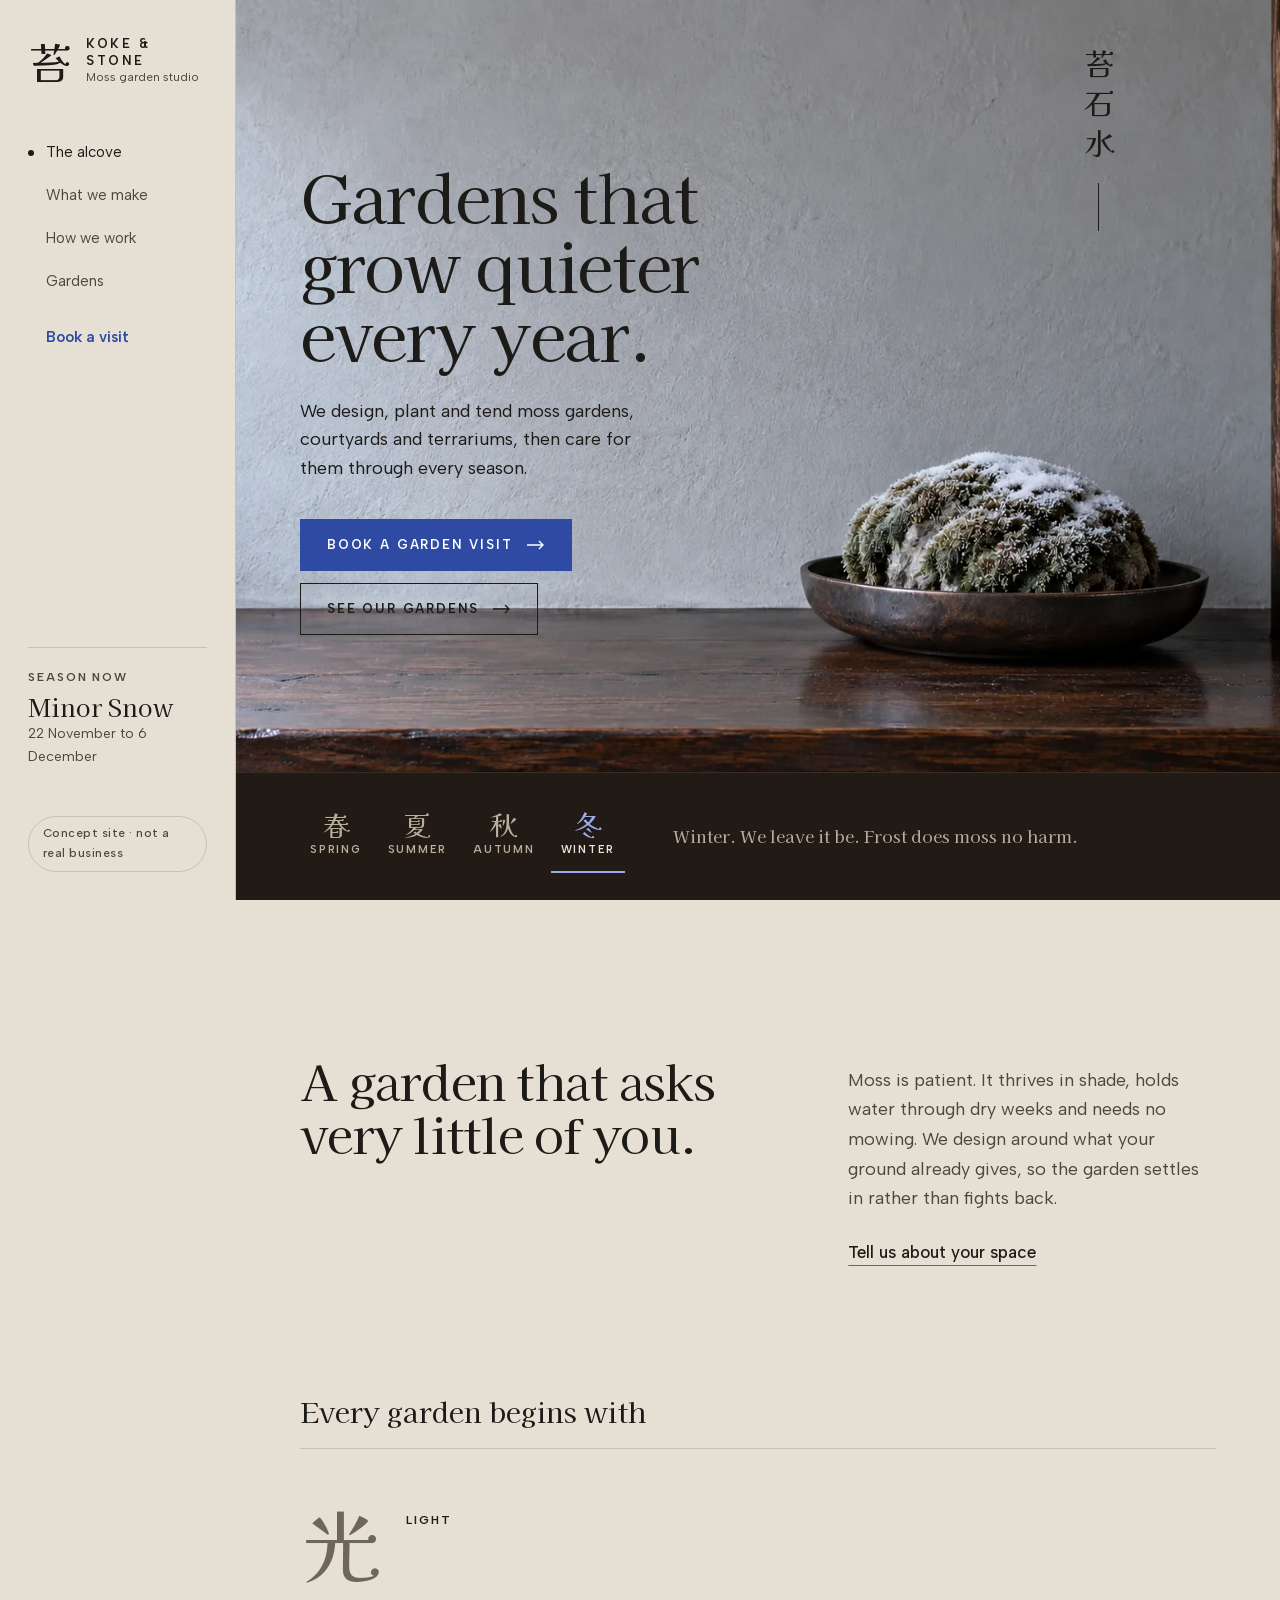
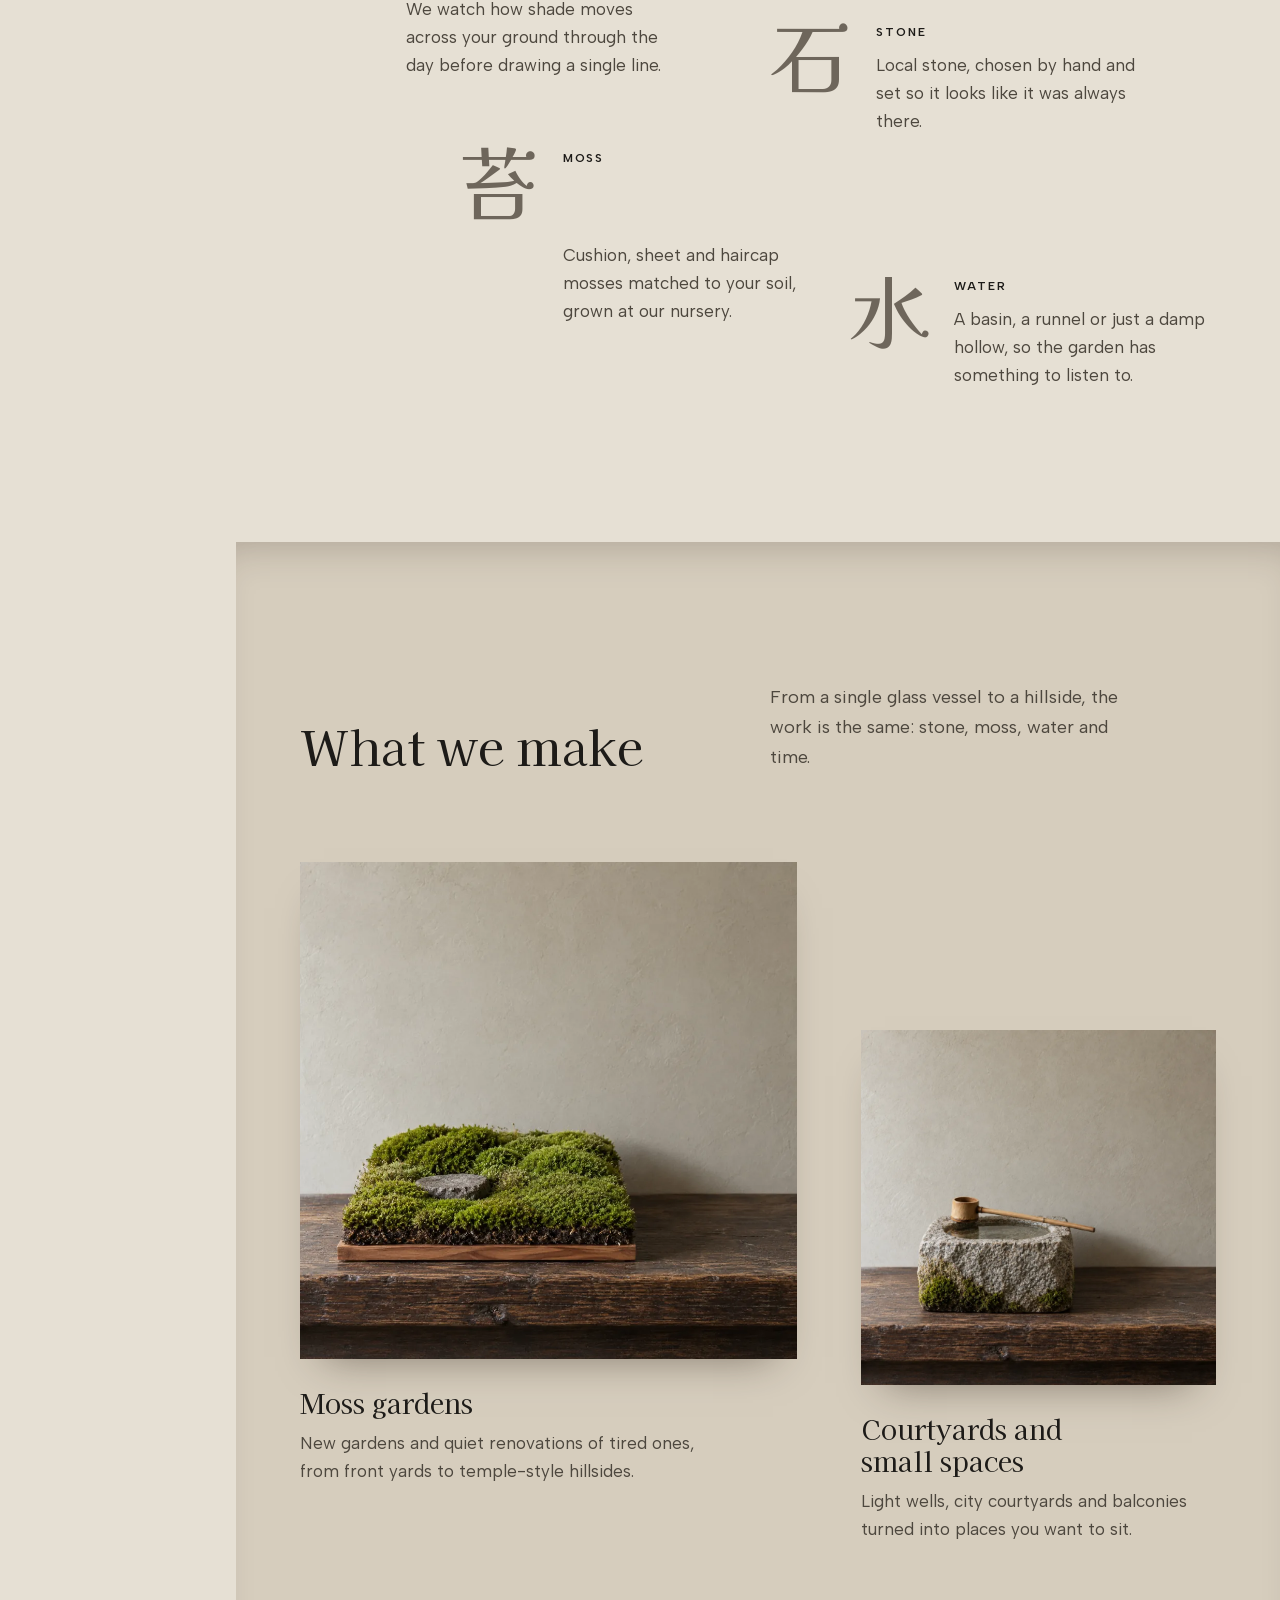
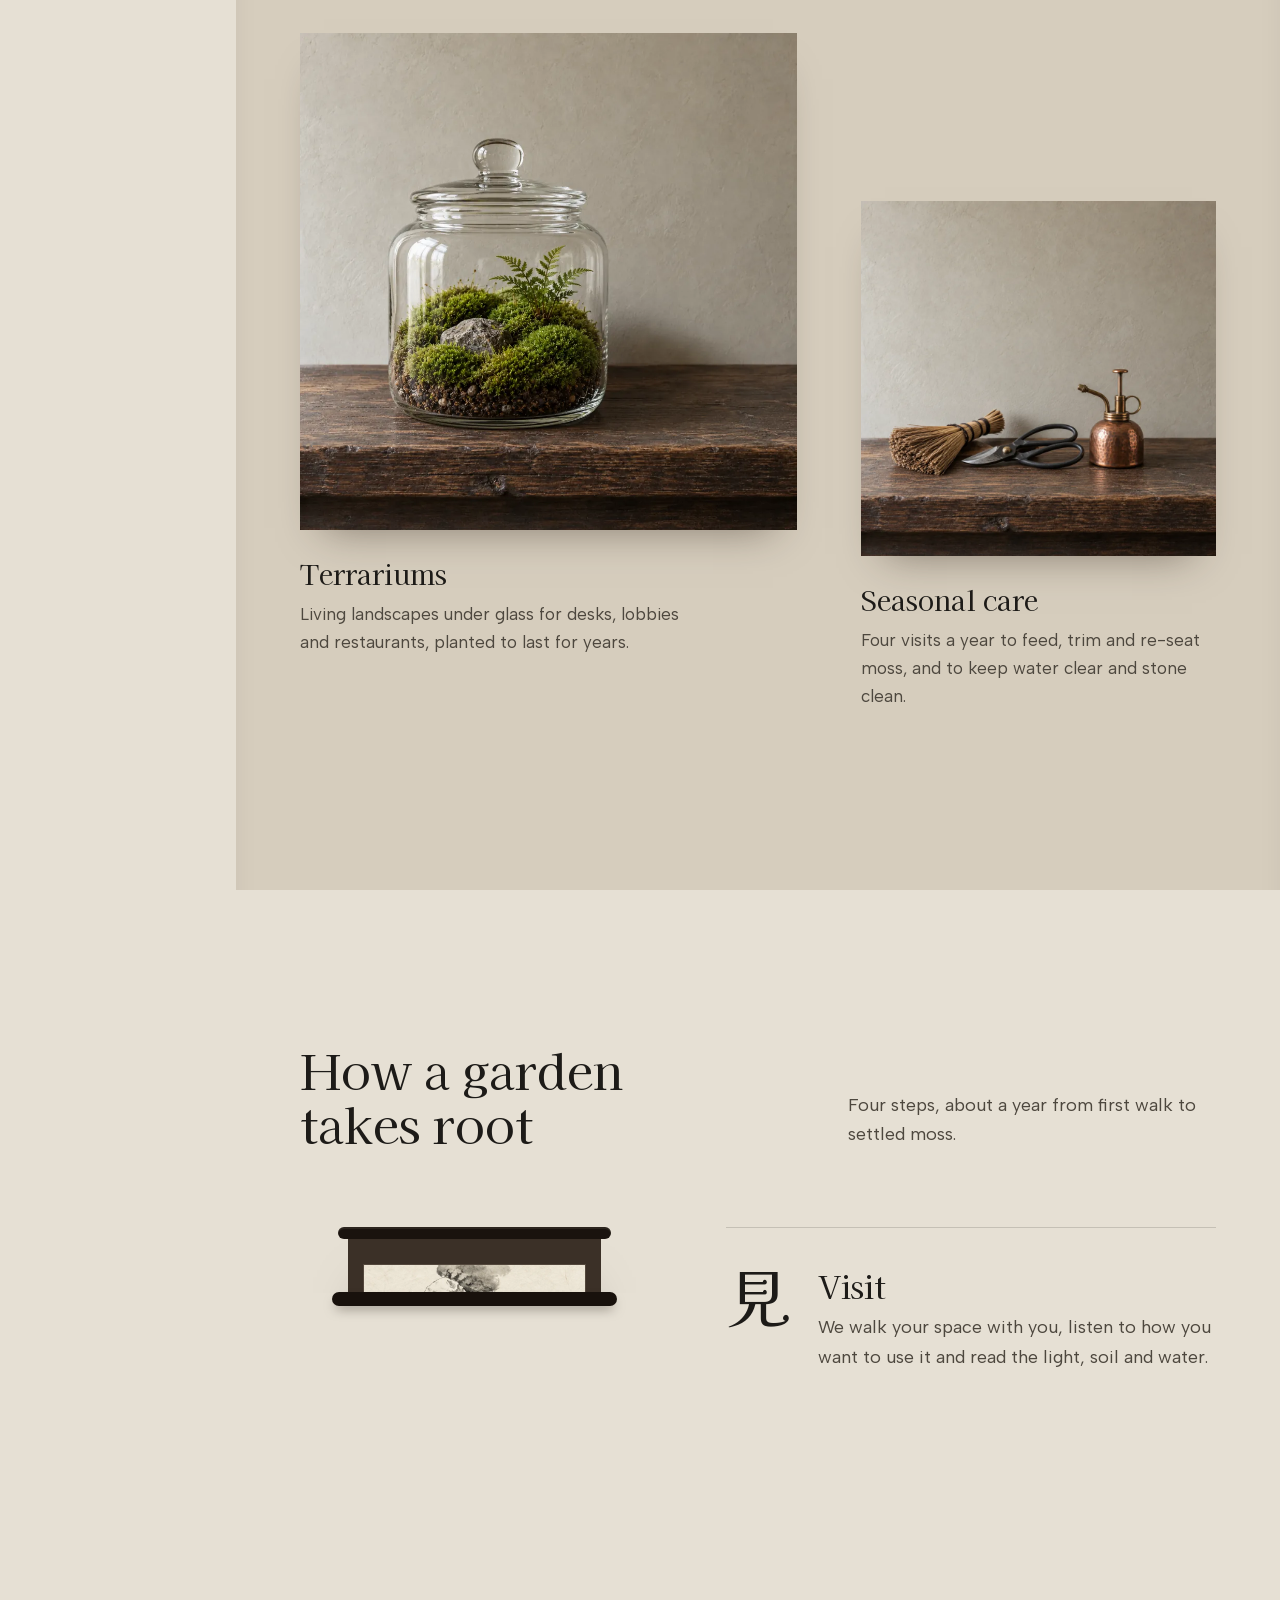
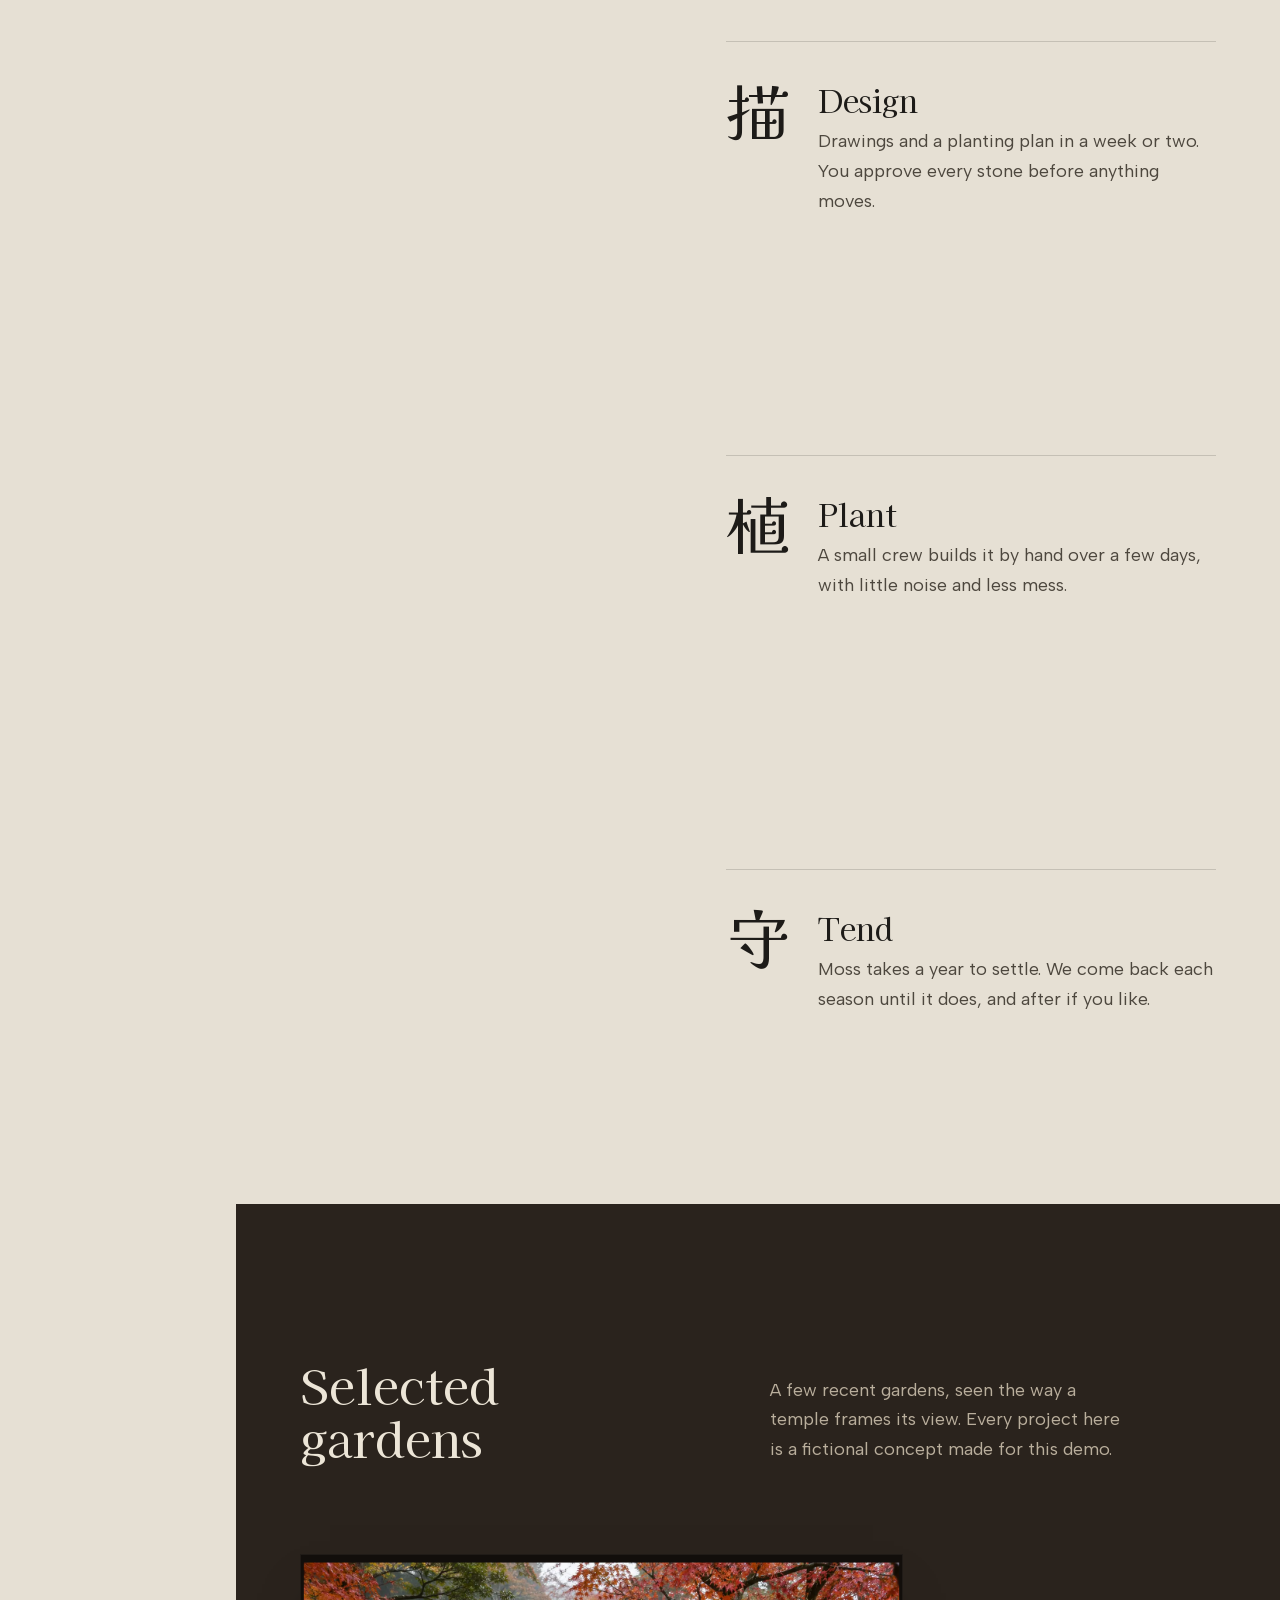
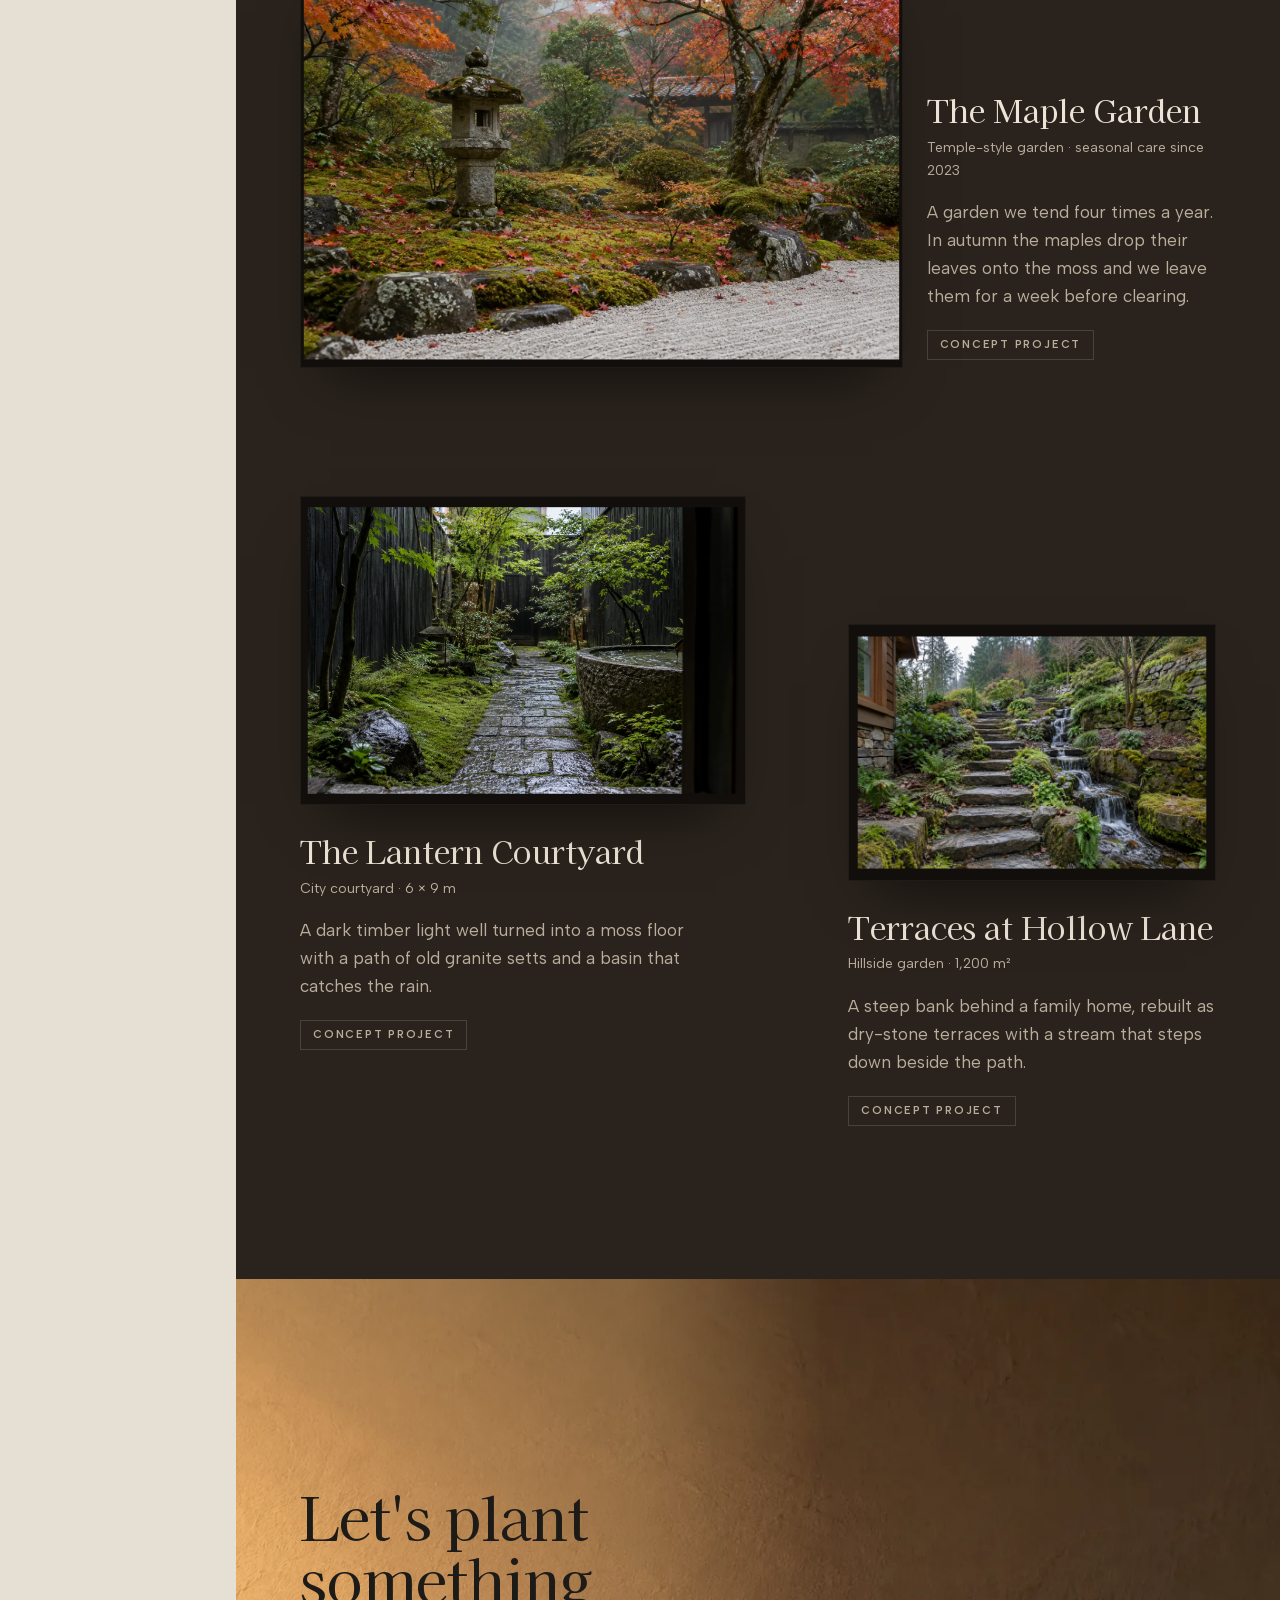
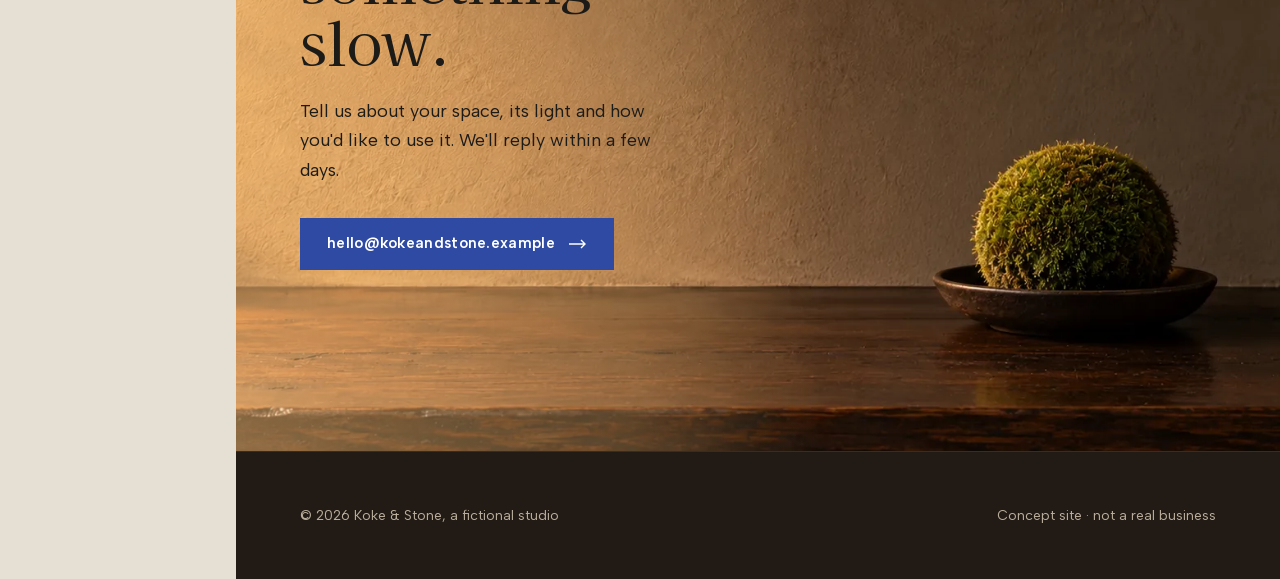
<file: index.html>
<!DOCTYPE html>
<html lang="en">
<head>
<meta charset="utf-8">
<meta name="viewport" content="width=device-width, initial-scale=1, viewport-fit=cover">
<title>Koke &amp; Stone — Moss gardens, courtyards and terrariums</title>
<meta name="description" content="Koke &amp; Stone designs, plants and tends moss gardens, courtyards and terrariums. A concept website, not a real business.">
<meta name="theme-color" content="#e6e0d4">
<link rel="preload" href="assets/fonts/kaisei-opti-400.woff2" as="font" type="font/woff2" crossorigin>
<link rel="preload" href="assets/fonts/albert-sans.woff2" as="font" type="font/woff2" crossorigin>
<link rel="preload" href="assets/alcove-autumn.webp" as="image" fetchpriority="high">
<link rel="stylesheet" href="style.css">
</head>
<body>

<a class="skip" href="#main">Skip to content</a>

<header class="rail">
  <a class="mark" href="#top" aria-label="Koke &amp; Stone, back to top">
    <span class="mark-kanji" aria-hidden="true">苔</span>
    <span class="mark-name" aria-hidden="true">Koke &amp; Stone</span>
    <span class="mark-sub" aria-hidden="true">Moss garden studio</span>
  </a>
  <button class="menu-btn" type="button" aria-expanded="false" aria-controls="nav">Menu</button>
  <nav id="nav" class="nav" aria-label="Main">
    <a href="#top" data-spy="top">The alcove</a>
    <a href="#make" data-spy="make">What we make</a>
    <a href="#process" data-spy="process">How we work</a>
    <a href="#gardens" data-spy="gardens">Gardens</a>
    <a class="nav-book" href="#visit" data-spy="visit">Book a visit</a>
  </nav>
  <div class="rail-note">
    <p class="rail-label">Season now</p>
    <p class="rail-season" id="sekki">Cold Dew</p>
    <p class="rail-dates" id="sekki-dates">8 to 22 October</p>
  </div>
  <span class="concept">Concept site · not a real business</span>
</header>

<main id="main">

  <section id="top" class="alcove" aria-labelledby="hero-title">
    <div class="alcove-photos" aria-hidden="true">
      <img src="assets/alcove-autumn.webp" data-season="autumn" class="is-on" width="1672" height="941" alt="" fetchpriority="high">
    </div>
    <div class="alcove-wall">
      <span class="concept concept-hero">Concept site · not a real business</span>
      <h1 id="hero-title">Gardens that grow quieter every year.</h1>
      <p class="offer">We design, plant and tend moss gardens, courtyards and terrariums, then care for them through every season.</p>
      <div class="actions">
        <a class="btn" href="#visit">Book a garden visit<svg viewBox="0 0 18 10" aria-hidden="true" focusable="false"><path d="M0 5h16M12 1l4 4-4 4" fill="none" stroke="currentColor" stroke-width="1.4"/></svg></a>
        <a class="btn btn-quiet" href="#gardens">See our gardens<svg viewBox="0 0 18 10" aria-hidden="true" focusable="false"><path d="M0 5h16M12 1l4 4-4 4" fill="none" stroke="currentColor" stroke-width="1.4"/></svg></a>
      </div>
    </div>
    <p class="scroll-kanji" aria-hidden="true">苔石水</p>
    <div class="ledge">
      <div class="seasons" role="group" aria-label="Show the arrangement in another season">
        <button type="button" data-season="spring" aria-pressed="false"><span class="k" aria-hidden="true">春</span><span class="e">Spring</span></button>
        <button type="button" data-season="summer" aria-pressed="false"><span class="k" aria-hidden="true">夏</span><span class="e">Summer</span></button>
        <button type="button" data-season="autumn" aria-pressed="true"><span class="k" aria-hidden="true">秋</span><span class="e">Autumn</span></button>
        <button type="button" data-season="winter" aria-pressed="false"><span class="k" aria-hidden="true">冬</span><span class="e">Winter</span></button>
      </div>
      <p class="season-note" aria-live="polite"><span data-note="spring" hidden>Spring. New growth. We re-seat any moss the frost lifted.</span><span data-note="summer" hidden>Summer. We mist in the evenings and keep the water clear.</span><span data-note="autumn">Autumn. Fallen leaves stay on the moss for a week before we clear them.</span><span data-note="winter" hidden>Winter. We leave it be. Frost does moss no harm.</span></p>
    </div>
  </section>

  <section class="asks" aria-labelledby="asks-title">
    <div class="asks-lead">
      <h2 id="asks-title">A garden that asks very little of you.</h2>
      <div class="asks-copy">
        <p>Moss is patient. It thrives in shade, holds water through dry weeks and needs no mowing. We design around what your ground already gives, so the garden settles in rather than fights back.</p>
        <a class="link" href="#visit">Tell us about your space</a>
      </div>
    </div>
    <div class="begins">
      <h3 class="begins-title">Every garden begins with</h3>
      <ul class="elements">
        <li class="el el-light"><span class="el-k" aria-hidden="true">光</span><h4>Light</h4><p>We watch how shade moves across your ground through the day before drawing a single line.</p></li>
        <li class="el el-stone"><span class="el-k" aria-hidden="true">石</span><h4>Stone</h4><p>Local stone, chosen by hand and set so it looks like it was always there.</p></li>
        <li class="el el-moss"><span class="el-k" aria-hidden="true">苔</span><h4>Moss</h4><p>Cushion, sheet and haircap mosses matched to your soil, grown at our nursery.</p></li>
        <li class="el el-water"><span class="el-k" aria-hidden="true">水</span><h4>Water</h4><p>A basin, a runnel or just a damp hollow, so the garden has something to listen to.</p></li>
      </ul>
    </div>
  </section>

  <section id="make" class="make" aria-labelledby="make-title">
    <div class="make-head">
      <h2 id="make-title">What we make</h2>
      <p>From a single glass vessel to a hillside, the work is the same: stone, moss, water and time.</p>
    </div>
    <ul class="shelves">
      <li class="shelf">
        <img src="assets/shelf-moss.webp" width="960" height="960" loading="lazy" alt="A slab of cushion moss on a cedar board, with one flat stepping stone set into it.">
        <h3>Moss gardens</h3>
        <p>New gardens and quiet renovations of tired ones, from front yards to temple-style hillsides.</p>
      </li>
      <li class="shelf">
        <img src="assets/shelf-courtyard.webp" width="960" height="960" loading="lazy" alt="A small granite water basin with a bamboo ladle across it and moss at its foot.">
        <h3>Courtyards and small spaces</h3>
        <p>Light wells, city courtyards and balconies turned into places you want to sit.</p>
      </li>
      <li class="shelf">
        <img src="assets/shelf-terrarium.webp" width="960" height="960" loading="lazy" alt="A lidded glass jar holding moss, a small stone and a fern.">
        <h3>Terrariums</h3>
        <p>Living landscapes under glass for desks, lobbies and restaurants, planted to last for years.</p>
      </li>
      <li class="shelf">
        <img src="assets/shelf-care.webp" width="960" height="960" loading="lazy" alt="A bamboo broom, pruning shears and a copper mister laid out on a shelf.">
        <h3>Seasonal care</h3>
        <p>Four visits a year to feed, trim and re-seat moss, and to keep water clear and stone clean.</p>
      </li>
    </ul>
  </section>

  <section id="process" class="process" aria-labelledby="process-title">
    <div class="process-head">
      <h2 id="process-title">How a garden takes root</h2>
      <p>Four steps, about a year from first walk to settled moss.</p>
    </div>
    <div class="scroll-wrap">
      <div class="kakejiku" aria-hidden="true">
        <div class="kakejiku-cap"></div>
        <div class="kakejiku-paper"><img src="assets/scroll-plan.webp" width="724" height="2172" loading="lazy" alt=""></div>
        <div class="kakejiku-rod"></div>
      </div>
      <ol class="steps">
        <li class="step"><span class="step-k" aria-hidden="true">見</span><h3>Visit</h3><p>We walk your space with you, listen to how you want to use it and read the light, soil and water.</p></li>
        <li class="step"><span class="step-k" aria-hidden="true">描</span><h3>Design</h3><p>Drawings and a planting plan in a week or two. You approve every stone before anything moves.</p></li>
        <li class="step"><span class="step-k" aria-hidden="true">植</span><h3>Plant</h3><p>A small crew builds it by hand over a few days, with little noise and less mess.</p></li>
        <li class="step"><span class="step-k" aria-hidden="true">守</span><h3>Tend</h3><p>Moss takes a year to settle. We come back each season until it does, and after if you like.</p></li>
      </ol>
    </div>
  </section>

  <section id="gardens" class="gardens" aria-labelledby="gardens-title">
    <div class="gardens-head">
      <h2 id="gardens-title">Selected gardens</h2>
      <p>A few recent gardens, seen the way a temple frames its view. Every project here is a fictional concept made for this demo.</p>
    </div>
    <article class="view view-wide">
      <div class="window"><img src="assets/window-maple.webp" width="1536" height="1024" loading="lazy" alt="Old maples dropping red leaves onto a moss floor beside a stone lantern."></div>
      <div class="view-text">
        <h3>The Maple Garden</h3>
        <p class="meta">Temple-style garden · seasonal care since 2023</p>
        <p>A garden we tend four times a year. In autumn the maples drop their leaves onto the moss and we leave them for a week before clearing.</p>
        <span class="tag">Concept project</span>
      </div>
    </article>
    <article class="view view-left">
      <div class="window"><img src="assets/window-lantern.webp" width="1416" height="1024" loading="lazy" alt="A courtyard walled in dark timber, with a moss floor, a granite sett path and a stone basin full of rain."></div>
      <div class="view-text">
        <h3>The Lantern Courtyard</h3>
        <p class="meta">City courtyard · 6 × 9 m</p>
        <p>A dark timber light well turned into a moss floor with a path of old granite setts and a basin that catches the rain.</p>
        <span class="tag">Concept project</span>
      </div>
    </article>
    <article class="view view-right">
      <div class="window"><img src="assets/window-hollow-lane.webp" width="1536" height="1024" loading="lazy" alt="Mossy dry-stone terraces climbing a slope, with a stream stepping down beside a stone path."></div>
      <div class="view-text">
        <h3>Terraces at Hollow Lane</h3>
        <p class="meta">Hillside garden · 1,200 m²</p>
        <p>A steep bank behind a family home, rebuilt as dry-stone terraces with a stream that steps down beside the path.</p>
        <span class="tag">Concept project</span>
      </div>
    </article>
  </section>

  <section id="visit" class="dusk" aria-labelledby="visit-title">
    <img class="dusk-photo" src="assets/alcove-dusk.webp" width="1672" height="941" loading="lazy" alt="">
    <div class="dusk-wall">
      <h2 id="visit-title">Let's plant something slow.</h2>
      <p>Tell us about your space, its light and how you'd like to use it. We'll reply within a few days.</p>
      <a class="btn btn-mail" href="mailto:hello@kokeandstone.example">hello@kokeandstone.example<svg viewBox="0 0 18 10" aria-hidden="true" focusable="false"><path d="M0 5h16M12 1l4 4-4 4" fill="none" stroke="currentColor" stroke-width="1.4"/></svg></a>
    </div>
    <footer class="foot">
      <span>© 2026 Koke &amp; Stone, a fictional studio</span>
      <span>Concept site · not a real business</span>
    </footer>
  </section>

</main>

<script src="main.js" defer></script>
<!-- Cloudflare Web Analytics -->
<script defer src="https://static.cloudflareinsights.com/beacon.min.js" data-cf-beacon='{"token": "9b2307ca7a65435f941322340b1f5205"}'></script>
</body>
</html>
</file>
<file: style.css>
/* Koke & Stone — the tokonoma alcove.
   Pale plaster, weathered pine, a dark lacquered ledge, sumi ink.
   One iris blue for actions and the lit season. Green lives only in the moss. */

@font-face {
  font-family: "Kaisei Opti";
  src: url("assets/fonts/kaisei-opti-400.woff2") format("woff2");
  font-weight: 400;
  font-display: swap;
  unicode-range: U+0000-00FF, U+0131, U+0152-0153, U+02BB-02BC, U+02C6, U+02DA, U+02DC, U+2000-206F, U+2074, U+20AC, U+2122, U+2191, U+2193, U+2212, U+2215, U+FEFF, U+FFFD;
}
@font-face {
  font-family: "Kaisei Opti";
  src: url("assets/fonts/kaisei-opti-kanji.woff2") format("woff2");
  font-weight: 400;
  font-display: swap;
  unicode-range: U+82D4, U+77F3, U+6C34, U+6625, U+590F, U+79CB, U+51AC, U+5149, U+5EAD, U+898B, U+63CF, U+690D, U+5B88;
}
@font-face {
  font-family: "Albert Sans";
  src: url("assets/fonts/albert-sans.woff2") format("woff2");
  font-weight: 400 600;
  font-display: swap;
}

:root {
  color-scheme: light;

  --plaster: #e6e0d4;
  --plaster-deep: #d6cdbd;
  --ash: #b3a993;
  --ink: #1d1b18;
  --ink-2: #4d473e;
  --pine: #6e665b;
  --rule: rgba(29, 27, 24, 0.16);

  --lacquer: #221a14;
  --interior: #2a231d;
  --frame: #120e0b;
  --on-dark: #ece5d7;
  --on-dark-2: #b9ae9c;
  --rule-dark: rgba(236, 229, 215, 0.16);

  --iris: #2e4aa3;
  --iris-deep: #233a85;
  --iris-light: #9aacec;
  --on-iris: #ffffff;

  --serif: "Kaisei Opti", "Hiragino Mincho ProN", "Yu Mincho", Georgia, serif;
  --sans: "Albert Sans", "Helvetica Neue", Arial, sans-serif;

  --rail: 236px;
  --gutter: clamp(20px, 5vw, 88px);
  --ledge: 128px;
  --ease: cubic-bezier(0.16, 1, 0.3, 1);
}

*, *::before, *::after { box-sizing: border-box; }

html {
  scroll-behavior: smooth;
  scroll-padding-top: 24px;
  scrollbar-color: var(--pine) var(--plaster);
  -webkit-text-size-adjust: 100%;
}

body {
  margin: 0;
  background: var(--plaster);
  color: var(--ink);
  font-family: var(--sans);
  font-size: 17px;
  line-height: 1.65;
  caret-color: var(--iris);
  -webkit-font-smoothing: antialiased;
  text-rendering: optimizeLegibility;
}

::selection { background: var(--iris); color: var(--on-iris); }

img { display: block; max-width: 100%; height: auto; }

h1, h2, h3, h4, p, ul, ol { margin: 0; }
ul, ol { padding: 0; list-style: none; }

h1, h2, h3 {
  font-family: var(--serif);
  font-weight: 400;
  text-wrap: balance;
}

a { color: inherit; }

:focus-visible {
  outline: 2px solid var(--iris);
  outline-offset: 3px;
}

.visually-hidden {
  position: absolute;
  width: 1px; height: 1px;
  overflow: hidden;
  clip-path: inset(50%);
  white-space: nowrap;
}

.skip {
  position: fixed;
  top: 12px; left: 12px;
  z-index: 50;
  padding: 10px 16px;
  background: var(--ink);
  color: var(--plaster);
  text-decoration: none;
  transform: translateY(-160%);
}
.skip:focus { transform: none; }

/* ---------- Shared pieces ---------- */

.btn {
  display: inline-flex;
  align-items: center;
  min-height: 52px;
  padding: 0 26px;
  background: var(--iris);
  color: var(--on-iris);
  border: 1px solid var(--iris);
  gap: 14px;
  font-size: 13px;
  font-weight: 600;
  letter-spacing: 0.14em;
  text-transform: uppercase;
  text-decoration: none;
  transition: background-color 0.3s var(--ease), border-color 0.3s var(--ease);
}
.btn-mail { font-size: 15px; letter-spacing: 0.02em; text-transform: none; }
.btn svg { width: 18px; height: 10px; flex: none; transition: transform 0.4s var(--ease); }
.btn:hover svg { transform: translateX(4px); }
.btn:hover { background: var(--iris-deep); border-color: var(--iris-deep); }

.btn-quiet {
  background: transparent;
  color: var(--ink);
  border-color: var(--ink);
}
.btn-quiet:hover { background: rgba(29, 27, 24, 0.07); border-color: var(--ink); }

.link {
  display: inline-block;
  font-weight: 500;
  text-decoration: underline;
  text-decoration-color: var(--pine);
  text-decoration-thickness: 1px;
  text-underline-offset: 7px;
  transition: color 0.3s var(--ease), text-decoration-color 0.3s var(--ease);
}
.link:hover { color: var(--iris); text-decoration-color: var(--iris); }

.label {
  font-size: 12px;
  font-weight: 600;
  letter-spacing: 0.16em;
  text-transform: uppercase;
}

/* ---------- Rail ---------- */

.rail {
  position: fixed;
  inset: 0 auto 0 0;
  z-index: 20;
  width: var(--rail);
  display: flex;
  flex-direction: column;
  gap: 48px;
  padding: 36px 28px 28px;
  background: var(--plaster);
  border-right: 1px solid var(--rule);
}

.mark {
  display: grid;
  grid-template-columns: auto 1fr;
  column-gap: 14px;
  align-items: center;
  text-decoration: none;
}
.mark-kanji {
  grid-row: span 2;
  font-family: var(--serif);
  font-size: 44px;
  line-height: 1;
}
.mark-name {
  font-size: 13px;
  font-weight: 600;
  letter-spacing: 0.2em;
  text-transform: uppercase;
  line-height: 1.3;
}
.mark-sub {
  font-size: 12px;
  color: var(--ink-2);
  line-height: 1.3;
}

.menu-btn { display: none; }

.nav {
  display: flex;
  flex-direction: column;
  gap: 4px;
}
.nav a {
  position: relative;
  padding: 7px 0 7px 18px;
  font-size: 15px;
  text-decoration: none;
  color: var(--ink-2);
  transition: color 0.3s var(--ease);
}
.nav a::before {
  content: "";
  position: absolute;
  left: 0; top: 50%;
  width: 6px; height: 6px;
  margin-top: -3px;
  border-radius: 50%;
  background: var(--ink);
  transform: scale(0);
  transition: transform 0.4s var(--ease);
}
.nav a:hover { color: var(--ink); }
.nav a[aria-current] { color: var(--ink); }
.nav a[aria-current]::before { transform: scale(1); }
.nav .nav-book { margin-top: 14px; color: var(--iris); font-weight: 600; }
.nav .nav-book::before { background: var(--iris); }
.nav .nav-book:hover { color: var(--iris-deep); }

.rail-note {
  margin-top: auto;
  padding-top: 20px;
  border-top: 1px solid var(--rule);
}
.rail-label { font-size: 12px; font-weight: 600; letter-spacing: 0.16em; text-transform: uppercase; color: var(--ink-2); }
.rail-season { margin-top: 6px; font-family: var(--serif); font-size: 24px; line-height: 1.2; }
.rail-dates { font-size: 14px; color: var(--ink-2); }

.concept {
  align-self: flex-start;
  padding: 7px 14px;
  border: 1px solid var(--rule);
  border-radius: 999px;
  font-size: 12px;
  font-weight: 500;
  letter-spacing: 0.04em;
  color: var(--ink-2);
  text-decoration: none;
  transition: color 0.3s var(--ease), border-color 0.3s var(--ease);
}
.concept-hero { display: none; }

main { margin-left: var(--rail); }

/* ---------- The alcove ---------- */

.alcove {
  position: relative;
  min-height: 100vh;
  min-height: 100svh;
  display: grid;
  grid-template-rows: 1fr var(--ledge);
  overflow: hidden;
}

.alcove-photos {
  position: absolute;
  inset: 0 0 var(--ledge) 0;
  background: #c1b7a7;
}
.alcove-photos img {
  position: absolute;
  inset: 0;
  width: 100%;
  height: 100%;
  object-fit: cover;
  object-position: 66% 100%;
  opacity: 0;
  filter: blur(8px);
  transition: opacity 1.4s var(--ease), filter 1.4s var(--ease);
}
.alcove-photos img.is-on { opacity: 1; filter: none; }

.alcove-wall {
  position: relative;
  align-self: center;
  max-width: min(54%, 700px);
  padding: 72px 0 48px var(--gutter);
}
.alcove h1 {
  max-width: 11ch;
  font-size: clamp(44px, 5.2vw, 88px);
  line-height: 1.04;
  letter-spacing: -0.02em;
}
.offer {
  max-width: 34ch;
  margin-top: 28px;
  font-size: 18px;
  line-height: 1.6;
}
.actions {
  display: flex;
  flex-wrap: wrap;
  gap: 12px;
  margin-top: 36px;
}

.scroll-kanji {
  position: absolute;
  top: 48px;
  right: calc(14% + 20px);
  writing-mode: vertical-rl;
  font-family: var(--serif);
  font-size: clamp(28px, 2.4vw, 40px);
  line-height: 1;
  letter-spacing: 0.3em;
  color: var(--ink);
}
.scroll-kanji::after {
  content: "";
  position: absolute;
  top: calc(100% + 14px);
  left: 50%;
  width: 1px;
  height: 48px;
  background: var(--ink);
}

.ledge {
  position: relative;
  grid-row: 2;
  display: flex;
  align-items: center;
  gap: 48px;
  padding: 0 var(--gutter);
  background: var(--lacquer);
  color: var(--on-dark);
  box-shadow: inset 0 1px 0 rgba(255, 236, 214, 0.09);
}

.seasons { display: flex; gap: 6px; }
.seasons button {
  display: grid;
  justify-items: center;
  gap: 2px;
  min-width: 68px;
  padding: 10px 10px 12px;
  background: none;
  border: 0;
  border-bottom: 2px solid transparent;
  color: var(--on-dark-2);
  font: inherit;
  cursor: pointer;
  transition: color 0.3s var(--ease), border-color 0.3s var(--ease);
}
.seasons .k { font-family: var(--serif); font-size: 28px; line-height: 1.1; }
.seasons .e { font-size: 11px; font-weight: 600; letter-spacing: 0.16em; text-transform: uppercase; }
.seasons button:hover { color: var(--on-dark); }
.seasons button[aria-pressed="true"] { color: var(--on-dark); border-bottom-color: var(--iris-light); }
.seasons button[aria-pressed="true"] .k { color: var(--iris-light); }
.seasons button:focus-visible { outline-color: var(--iris-light); }

.season-note {
  max-width: 44ch;
  font-family: var(--serif);
  font-size: 17px;
  line-height: 1.5;
  color: var(--on-dark-2);
}

/* ---------- A garden that asks very little ---------- */

.asks {
  padding: clamp(96px, 12vw, 184px) var(--gutter);
}
.asks-lead {
  display: grid;
  grid-template-columns: repeat(12, 1fr);
  column-gap: 24px;
  row-gap: 32px;
  align-items: start;
}
.asks-lead h2 {
  grid-column: 1 / 7;
  font-size: clamp(34px, 3.8vw, 60px);
  line-height: 1.1;
  letter-spacing: -0.015em;
}
.asks-copy { grid-column: 8 / 13; padding-top: 12px; }
.asks-copy p { max-width: 46ch; font-size: 18px; color: var(--ink-2); }
.asks-copy .link { margin-top: 24px; }

.begins { margin-top: clamp(96px, 10vw, 160px); }
.begins-title {
  font-size: clamp(24px, 2.2vw, 32px);
  line-height: 1.2;
  padding-bottom: 20px;
  border-bottom: 1px solid var(--rule);
}

.elements {
  display: grid;
  grid-template-columns: repeat(12, 1fr);
  column-gap: 24px;
  row-gap: 0;
  margin-top: 56px;
}
.el {
  display: grid;
  grid-template-columns: auto 1fr;
  column-gap: 24px;
  align-items: start;
}
.el-light { grid-column: 1 / 6; }
.el-stone { grid-column: 7 / 12; margin-top: 112px; }
.el-moss  { grid-column: 3 / 8; margin-top: 8px; }
.el-water { grid-column: 8 / 13; margin-top: 136px; }
.el-k {
  grid-row: span 2;
  font-family: var(--serif);
  font-size: clamp(64px, 6.4vw, 104px);
  line-height: 0.9;
  color: var(--pine);
}
.el h4 {
  padding-top: 6px;
  font-size: 12px;
  font-weight: 600;
  letter-spacing: 0.16em;
  text-transform: uppercase;
}
.el p { max-width: 34ch; margin-top: 8px; color: var(--ink-2); }

/* ---------- What we make: the chigaidana ---------- */

.make {
  padding: clamp(96px, 11vw, 168px) var(--gutter) clamp(120px, 14vw, 220px);
  background: var(--plaster-deep);
  box-shadow: inset 0 28px 44px -28px rgba(42, 30, 20, 0.28);
}
.make-head {
  display: grid;
  grid-template-columns: repeat(12, 1fr);
  column-gap: 24px;
  row-gap: 20px;
  align-items: end;
}
.make-head h2 {
  grid-column: 1 / 6;
  font-size: clamp(34px, 3.8vw, 60px);
  line-height: 1.1;
}
.make-head p { grid-column: 7 / 12; max-width: 42ch; font-size: 18px; color: var(--ink-2); }

.shelves {
  display: grid;
  grid-template-columns: 7fr 5fr;
  column-gap: clamp(32px, 5vw, 88px);
  row-gap: clamp(64px, 7vw, 112px);
  align-items: start;
  margin-top: clamp(64px, 7vw, 104px);
}
.shelf:nth-child(even) { margin-top: 168px; }
.shelf img {
  width: 100%;
  aspect-ratio: 1;
  object-fit: cover;
  box-shadow: 0 22px 40px -24px rgba(42, 30, 20, 0.5);
}
.shelf h3 { margin-top: 28px; font-size: clamp(24px, 2.1vw, 30px); line-height: 1.2; }
.shelf p { max-width: 40ch; margin-top: 10px; color: var(--ink-2); }

/* ---------- Process: the hanging scroll ---------- */

.process { padding: clamp(96px, 12vw, 184px) var(--gutter); }
.process-head {
  display: grid;
  grid-template-columns: repeat(12, 1fr);
  column-gap: 24px;
  row-gap: 20px;
  align-items: end;
}
.process-head h2 {
  grid-column: 1 / 7;
  font-size: clamp(34px, 3.8vw, 60px);
  line-height: 1.1;
}
.process-head p { grid-column: 8 / 13; font-size: 18px; color: var(--ink-2); }

.scroll-wrap {
  display: grid;
  grid-template-columns: 5fr 7fr;
  column-gap: clamp(40px, 6vw, 112px);
  margin-top: clamp(56px, 6vw, 96px);
}

.kakejiku {
  --h: min(78vh, 760px);
  --unroll: 1;
  position: sticky;
  top: 11vh;
  justify-self: center;
  width: calc(var(--h) * 0.36);
  height: var(--h);
}
.kakejiku-cap {
  position: absolute;
  top: 0; left: -10px; right: -10px;
  height: 12px;
  border-radius: 6px;
  background: #1a130e;
  box-shadow: 0 2px 0 rgba(255, 236, 214, 0.08) inset;
}
.kakejiku-paper {
  position: absolute;
  inset: 12px 0 14px;
  padding: 26px 16px 34px;
  background: #3b3027;
  box-shadow: 0 30px 50px -26px rgba(42, 30, 20, 0.55);
  clip-path: inset(0 -40px calc((1 - var(--unroll)) * 100%) -40px);
}
.kakejiku-paper img {
  width: 100%;
  height: 100%;
  object-fit: cover;
  object-position: 50% 0;
  outline: 1px solid rgba(255, 236, 214, 0.12);
}
.kakejiku-rod {
  position: absolute;
  left: -16px; right: -16px;
  top: calc(12px + var(--unroll) * (var(--h) - 40px));
  height: 14px;
  border-radius: 7px;
  background: #18110c;
  box-shadow: 0 6px 12px -4px rgba(20, 12, 6, 0.5);
}

.steps {
  display: grid;
  gap: 0;
  counter-reset: step;
}
.step {
  display: grid;
  grid-template-columns: auto 1fr;
  column-gap: 28px;
  min-height: 46vh;
  align-content: start;
  padding: 36px 0;
  border-top: 1px solid var(--rule);
}
.step:last-child { min-height: 0; }
.step-k {
  grid-row: span 2;
  font-family: var(--serif);
  font-size: clamp(56px, 5vw, 80px);
  line-height: 0.95;
  color: var(--ink);
  transition: color 0.8s var(--ease);
}
.js .step:not(.is-lit) .step-k { color: var(--ash); }
.step h3 { padding-top: 4px; font-size: clamp(26px, 2.4vw, 34px); line-height: 1.15; }
.step p { max-width: 40ch; margin-top: 10px; font-size: 18px; color: var(--ink-2); }

/* ---------- Gardens: framed views ---------- */

.gardens {
  display: grid;
  grid-template-columns: repeat(12, 1fr);
  column-gap: 24px;
  padding: clamp(96px, 12vw, 184px) var(--gutter);
  background: var(--interior);
  color: var(--on-dark);
}
.gardens :focus-visible { outline-color: var(--iris-light); }
.gardens-head {
  grid-column: 1 / -1;
  display: grid;
  grid-template-columns: subgrid;
  row-gap: 20px;
  align-items: end;
}
.gardens-head h2 {
  grid-column: 1 / 6;
  font-size: clamp(34px, 3.8vw, 60px);
  line-height: 1.1;
}
.gardens-head p { grid-column: 7 / 12; max-width: 46ch; font-size: 18px; color: var(--on-dark-2); }

.view { min-width: 0; }
.view-wide {
  grid-column: 1 / -1;
  display: grid;
  grid-template-columns: subgrid;
  align-items: end;
  margin-top: clamp(64px, 7vw, 112px);
}
.view-wide .window { grid-column: 1 / 9; }
.view-wide .view-text { grid-column: 9 / 13; padding-bottom: 8px; }
.view-left { grid-column: 1 / 7; margin-top: clamp(96px, 10vw, 160px); }
.view-right { grid-column: 8 / 13; margin-top: clamp(200px, 20vw, 320px); }

.window {
  position: relative;
  padding: clamp(12px, 1.4vw, 20px);
  background: var(--frame);
  box-shadow: 0 30px 60px -30px rgba(0, 0, 0, 0.7), inset 0 0 0 1px rgba(255, 236, 214, 0.06);
  overflow: hidden;
}
.window img {
  width: 100%;
  aspect-ratio: 3 / 2;
  object-fit: cover;
  transform: scale(1.05);
  transition: transform 1.2s var(--ease);
}
.view-text { padding-top: 28px; }
.view-text h3 { font-size: clamp(26px, 2.4vw, 36px); line-height: 1.15; }
.meta { margin-top: 8px; font-size: 14px; color: var(--on-dark-2); font-variant-numeric: tabular-nums; }
.view-text p:not(.meta) { max-width: 42ch; margin-top: 16px; color: var(--on-dark-2); }
.tag {
  display: inline-block;
  margin-top: 20px;
  padding: 5px 12px;
  border: 1px solid var(--rule-dark);
  font-size: 11px;
  font-weight: 600;
  letter-spacing: 0.16em;
  text-transform: uppercase;
  color: var(--on-dark-2);
}

/* ---------- Book a visit: the alcove at dusk ---------- */

.dusk {
  position: relative;
  min-height: 100vh;
  min-height: 100svh;
  display: grid;
  grid-template-rows: 1fr var(--ledge);
  overflow: hidden;
}
.dusk-photo {
  position: absolute;
  inset: 0 0 var(--ledge) 0;
  width: 100%;
  height: calc(100% - var(--ledge));
  object-fit: cover;
  object-position: 62% 100%;
  background: #bd7f44;
}
.dusk::before {
  content: "";
  position: absolute;
  inset: 0 0 var(--ledge) 0;
  z-index: 1;
  background: linear-gradient(90deg, rgba(240, 192, 124, 0.5), rgba(240, 192, 124, 0.3) 38%, rgba(240, 192, 124, 0) 56%);
}
.dusk-wall {
  position: relative;
  z-index: 2;
  align-self: center;
  max-width: min(44%, 560px);
  padding: 72px 0 48px var(--gutter);
}
.dusk-wall h2 {
  font-size: clamp(40px, 4.6vw, 76px);
  line-height: 1.06;
  letter-spacing: -0.02em;
}
.dusk-wall p { max-width: 34ch; margin-top: 24px; font-size: 18px; }
.dusk-wall .btn { margin-top: 32px; }

.foot {
  position: relative;
  z-index: 2;
  grid-row: 2;
  display: flex;
  flex-wrap: wrap;
  align-items: center;
  justify-content: space-between;
  gap: 8px 32px;
  padding: 0 var(--gutter);
  background: var(--lacquer);
  color: var(--on-dark-2);
  font-size: 14px;
  box-shadow: inset 0 1px 0 rgba(255, 236, 214, 0.09);
}
.foot a {
  color: var(--on-dark);
  text-decoration-color: var(--iris-light);
  text-underline-offset: 5px;
}
.foot a:hover { color: var(--iris-light); }
.foot a:focus-visible { outline-color: var(--iris-light); }

/* ---------- 404 ---------- */

.lost {
  margin-left: 0;
  min-height: 100vh;
  min-height: 100svh;
  display: grid;
  grid-template-rows: 1fr auto;
}
.lost-wall {
  align-self: center;
  max-width: 640px;
  padding: 64px var(--gutter);
}
/* .lost .lost-k beats .lost p */
.lost .lost-k { margin: 0; font-family: var(--serif); font-size: 72px; line-height: 1; color: var(--pine); }
.lost h1 { margin-top: 28px; font-size: clamp(36px, 4.6vw, 64px); line-height: 1.08; letter-spacing: -0.02em; }
.lost p { max-width: 40ch; margin-top: 20px; font-size: 18px; color: var(--ink-2); }
.lost .btn { margin-top: 32px; }
.lost .foot { min-height: 88px; }

/* ---------- Mid widths ---------- */

@media (max-width: 1279px) {
  .alcove-photos img { object-position: 46% 100%; }
  .alcove-wall { max-width: min(52%, 560px); }
  .scroll-kanji { left: auto; right: 32px; }
  .dusk-photo { object-position: 52% 100%; }
}

/* ---------- Narrow: the rail becomes a top bar ---------- */

@media (max-width: 1023px) {
  :root { --ledge: auto; }

  .rail {
    position: sticky;
    top: 0;
    inset: 0 0 auto 0;
    width: auto;
    flex-direction: row;
    flex-wrap: wrap;
    align-items: center;
    justify-content: space-between;
    gap: 0;
    padding: 12px max(16px, env(safe-area-inset-right, 0px)) 12px max(16px, env(safe-area-inset-left, 0px));
    border-right: 0;
    border-bottom: 1px solid var(--rule);
  }
  .mark-kanji { font-size: 32px; }
  .mark-sub { display: none; }
  .mark { grid-template-columns: auto auto; }

  .menu-btn {
    display: inline-flex;
    align-items: center;
    min-height: 44px;
    padding: 0 16px;
    background: none;
    border: 1px solid var(--ink);
    color: var(--ink);
    font: inherit;
    font-size: 14px;
    font-weight: 600;
    letter-spacing: 0.08em;
    cursor: pointer;
  }
  .nav, .rail-note { display: none; }
  .rail.is-open .nav,
  .rail.is-open .rail-note { display: flex; flex-basis: 100%; }
  .rail.is-open .nav { padding-top: 16px; }
  .rail.is-open .rail-note { flex-direction: column; margin: 16px 0 4px; }
  .nav a { padding-block: 11px; font-size: 17px; }

  .rail .concept { display: none; }
  .concept-hero { display: inline-block; margin-bottom: 28px; }

  main { margin-left: 0; }

  .alcove, .dusk { display: flex; flex-direction: column; min-height: 0; }
  .alcove-wall { order: 1; }
  .alcove-photos { order: 2; }
  .ledge { order: 3; }
  .alcove-wall, .dusk-wall {
    max-width: none;
    padding: 56px max(16px, env(safe-area-inset-right, 0px)) 48px max(16px, env(safe-area-inset-left, 0px));
  }
  .alcove-photos {
    position: relative;
    inset: auto;
    aspect-ratio: 5 / 4;
  }
  .alcove-photos img { object-position: 74% 100%; }
  .scroll-kanji { display: none; }
  .ledge {
    flex-direction: column;
    align-items: stretch;
    gap: 16px;
    padding: 20px max(16px, env(safe-area-inset-right, 0px)) 28px max(16px, env(safe-area-inset-left, 0px));
  }
  .seasons { justify-content: space-between; }
  .seasons button { flex: 1; min-width: 0; min-height: 44px; }

  .asks, .make, .process, .gardens {
    padding-left: max(16px, env(safe-area-inset-left, 0px));
    padding-right: max(16px, env(safe-area-inset-right, 0px));
  }
  .asks-lead, .make-head, .process-head, .elements { grid-template-columns: 1fr; }
  .asks-lead h2, .asks-copy, .make-head h2, .make-head p, .process-head h2, .process-head p,
  .elements .el { grid-column: 1 / -1; }
  .asks-copy { padding-top: 0; }
  .elements { row-gap: 40px; }
  .el { margin-top: 0; }
  .el-stone, .el-water { margin-left: 12%; }

  .shelves { grid-template-columns: 1fr 1fr; column-gap: 16px; row-gap: 48px; }
  .shelf:nth-child(even) { margin-top: 72px; }

  .scroll-wrap { grid-template-columns: 1fr; row-gap: 48px; }
  .kakejiku { --h: 440px; position: relative; top: auto; }
  .step { min-height: 0; }

  .gardens { grid-template-columns: 1fr; }
  .gardens-head, .view-wide { grid-template-columns: 1fr; }
  .gardens-head h2, .gardens-head p, .view-wide .window, .view-wide .view-text,
  .view-left, .view-right { grid-column: 1 / -1; }
  .view-left, .view-right { margin-top: 72px; }

  .dusk-photo {
    position: relative;
    inset: auto;
    order: 2;
    height: auto;
    aspect-ratio: 5 / 4;
    object-position: 80% 100%;
  }
  .dusk::before { display: none; }
  .dusk-wall { order: 1; background: var(--plaster); }
  .foot {
    order: 3;
    flex-direction: column;
    align-items: flex-start;
    padding: 24px max(16px, env(safe-area-inset-right, 0px)) calc(28px + env(safe-area-inset-bottom, 0px)) max(16px, env(safe-area-inset-left, 0px));
  }
  .lost .foot { padding-bottom: calc(28px + env(safe-area-inset-bottom, 0px)); }
}

@media (max-width: 560px) {
  body { font-size: 16px; }
  .shelves { grid-template-columns: 1fr; }
  .shelf:nth-child(even) { margin-top: 0; }
  .el-stone, .el-water { margin-left: 0; }
  .seasons .k { font-size: 24px; }
  .seasons .e { font-size: 11px; letter-spacing: 0.08em; }
  .seasons button { padding-inline: 4px; }
}

@media (prefers-reduced-motion: reduce) {
  html { scroll-behavior: auto; }
  *, *::before, *::after {
    transition-duration: 0.01ms !important;
    animation-duration: 0.01ms !important;
  }
  .alcove-photos img { filter: none; }
}
</file>
